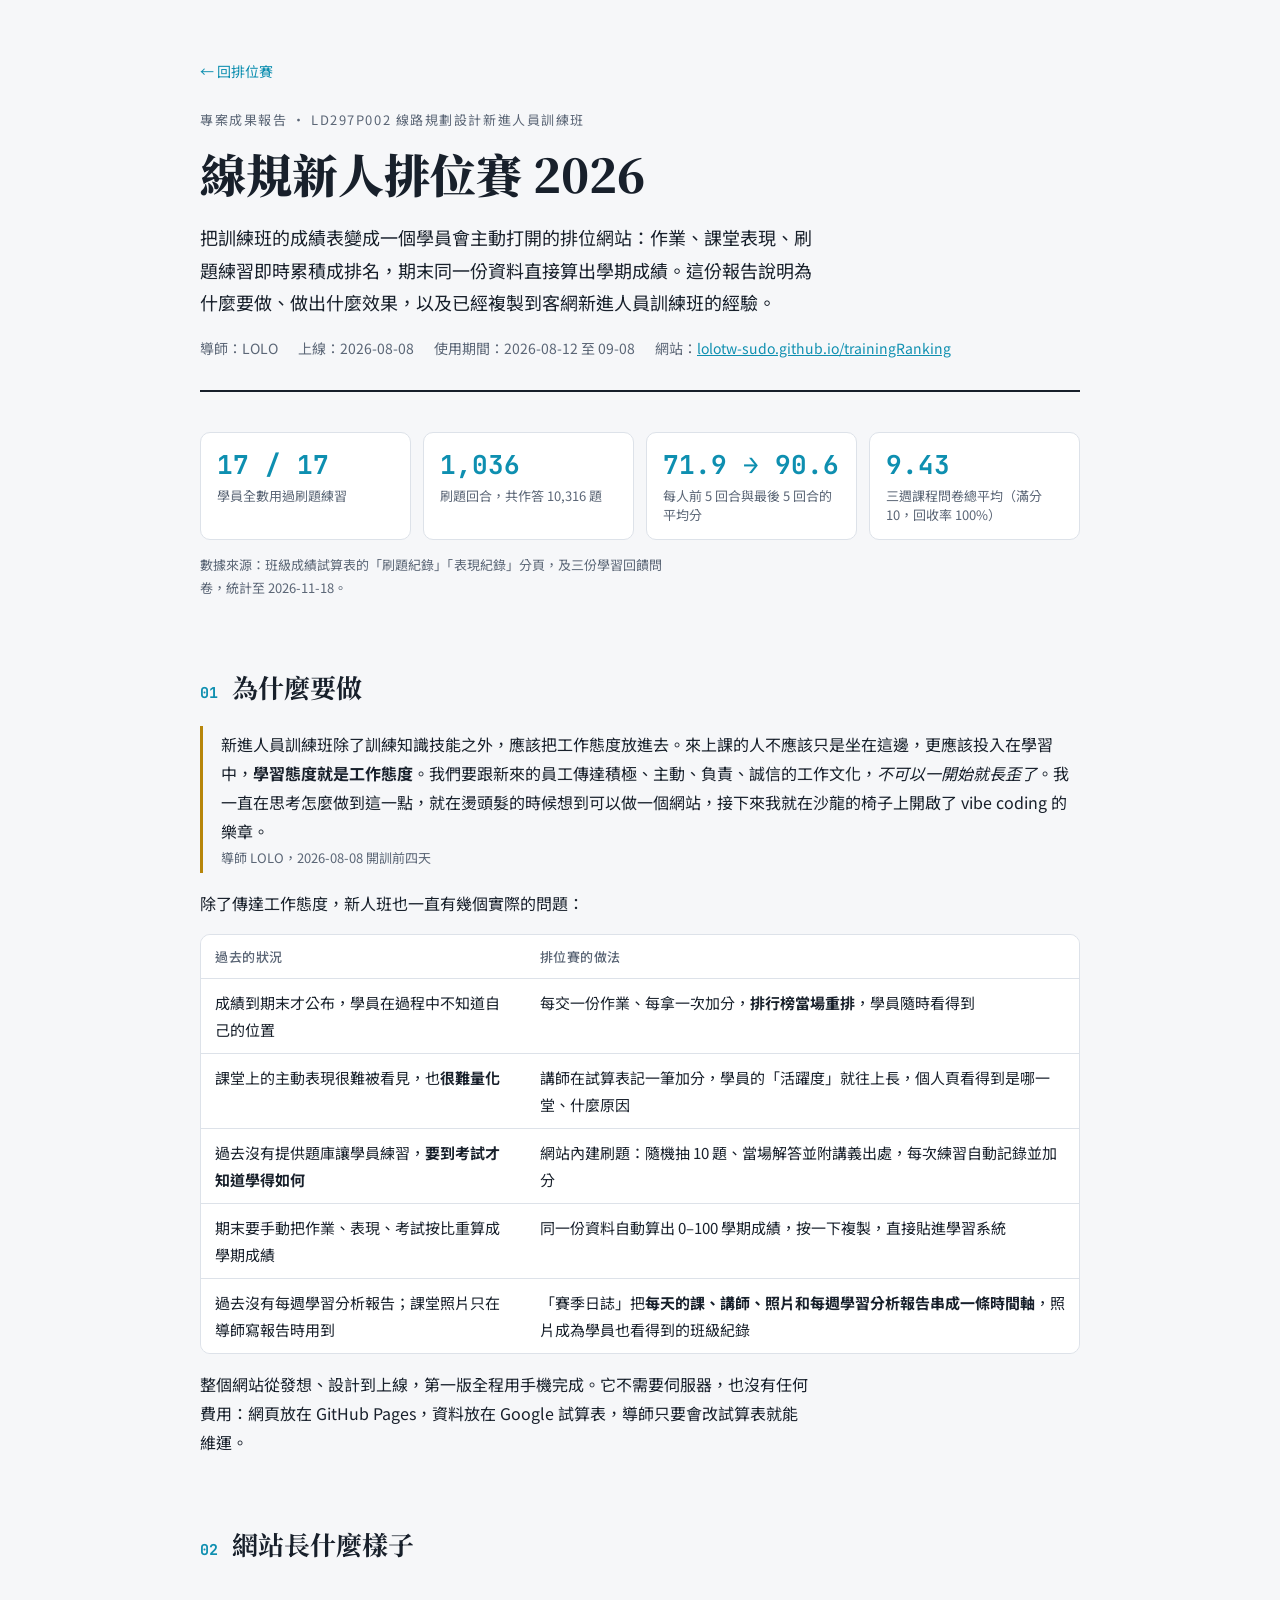
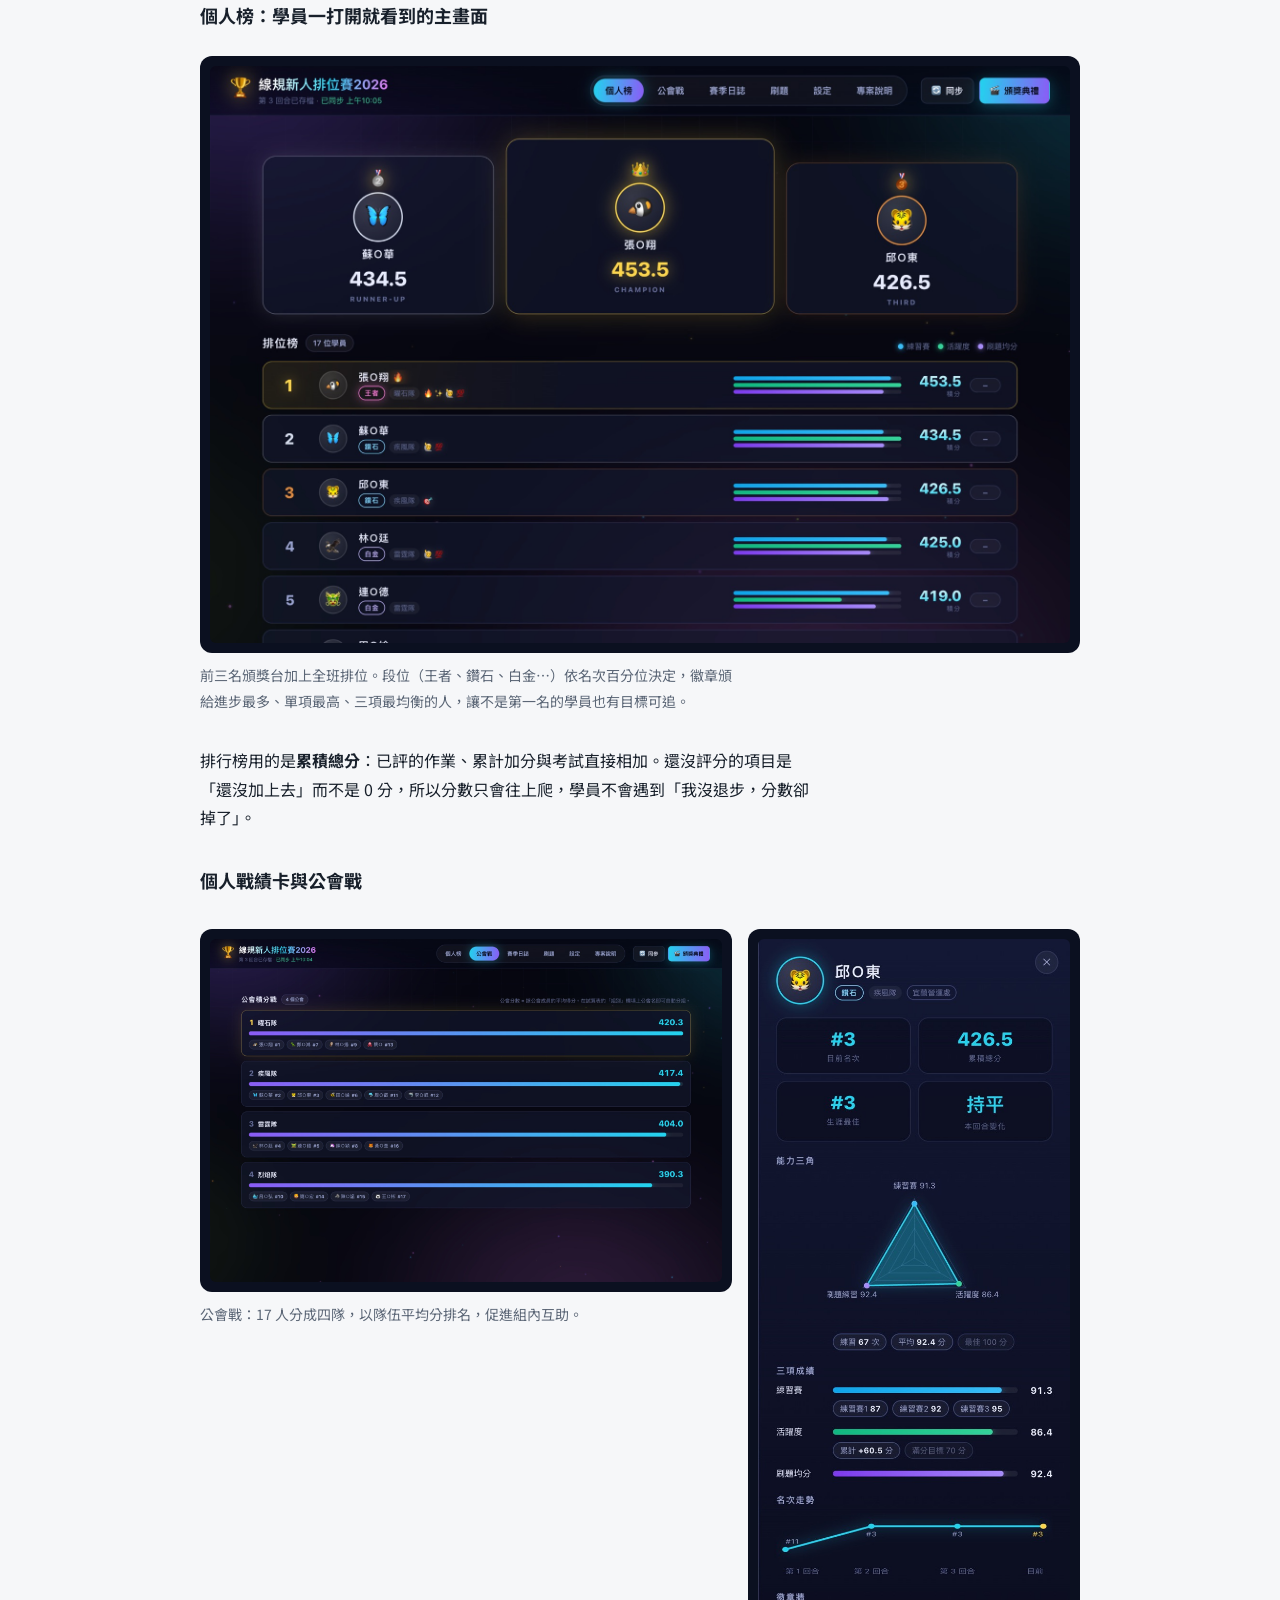
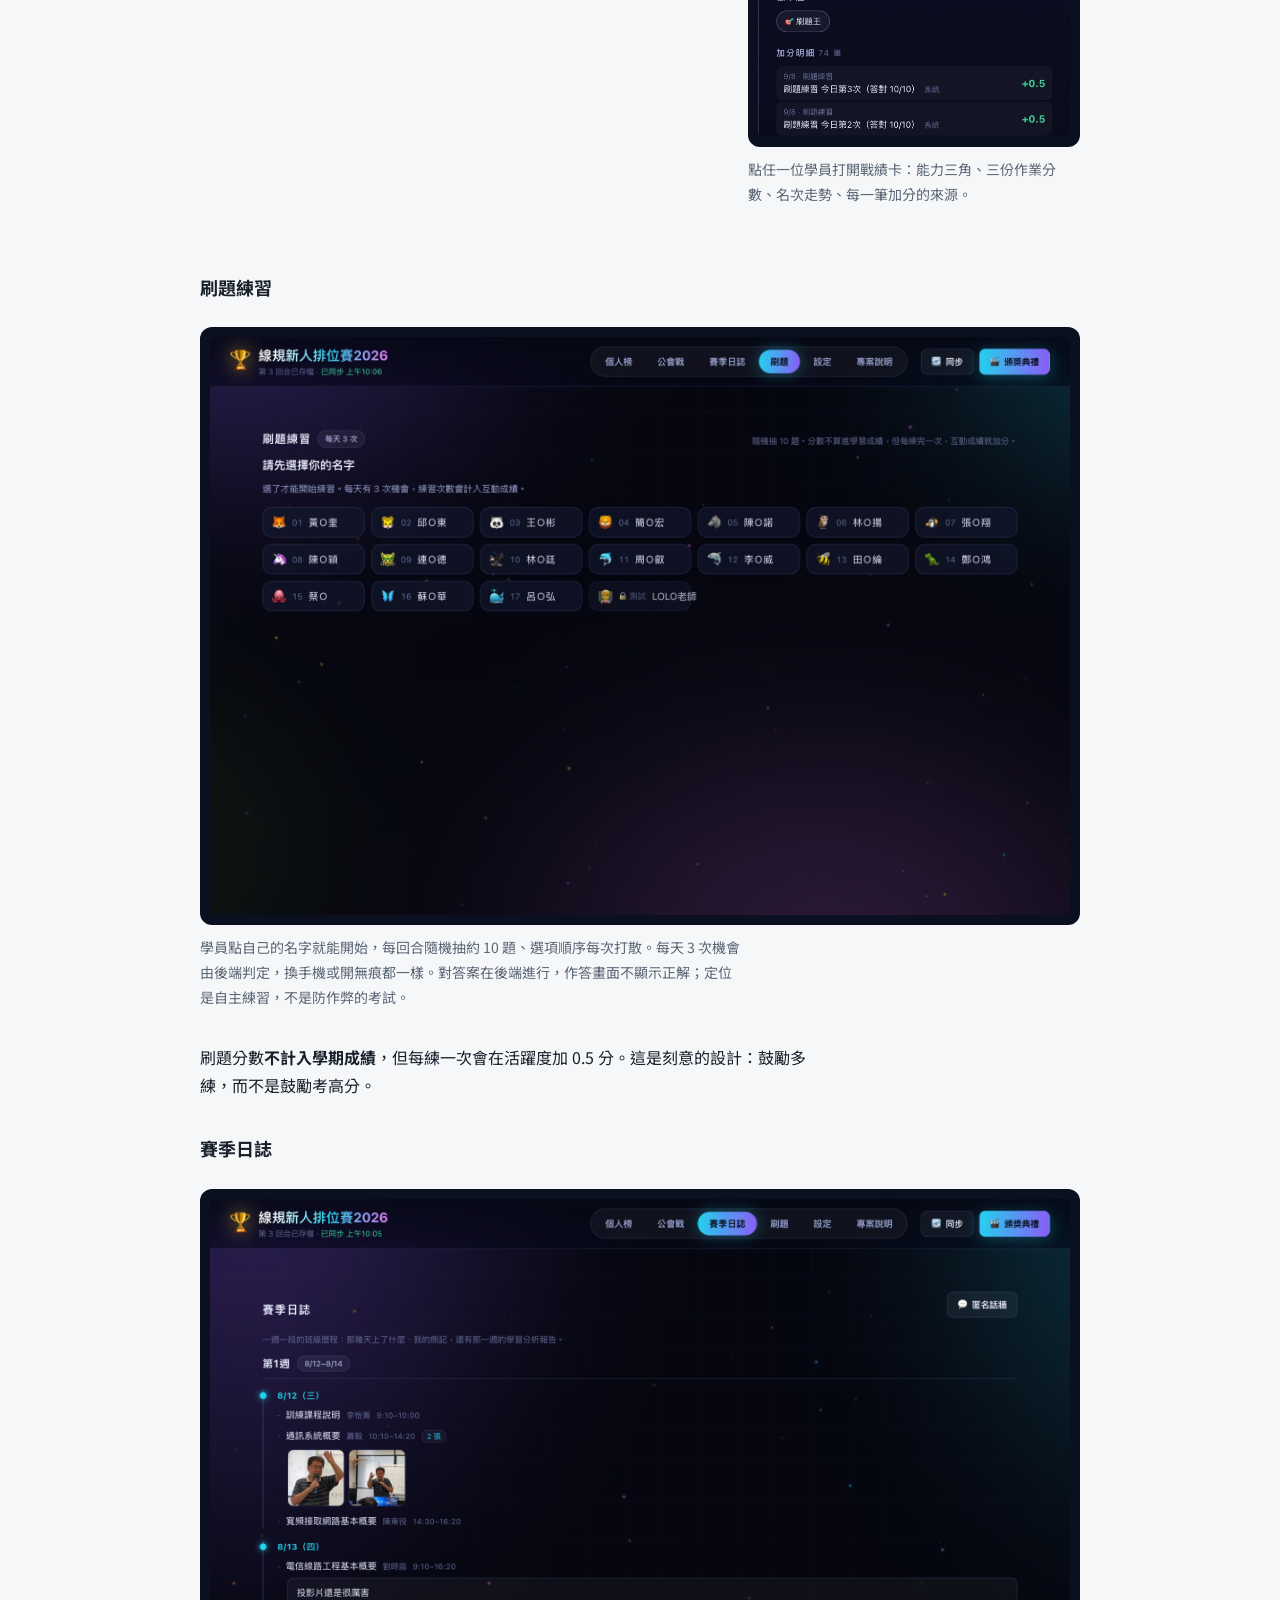
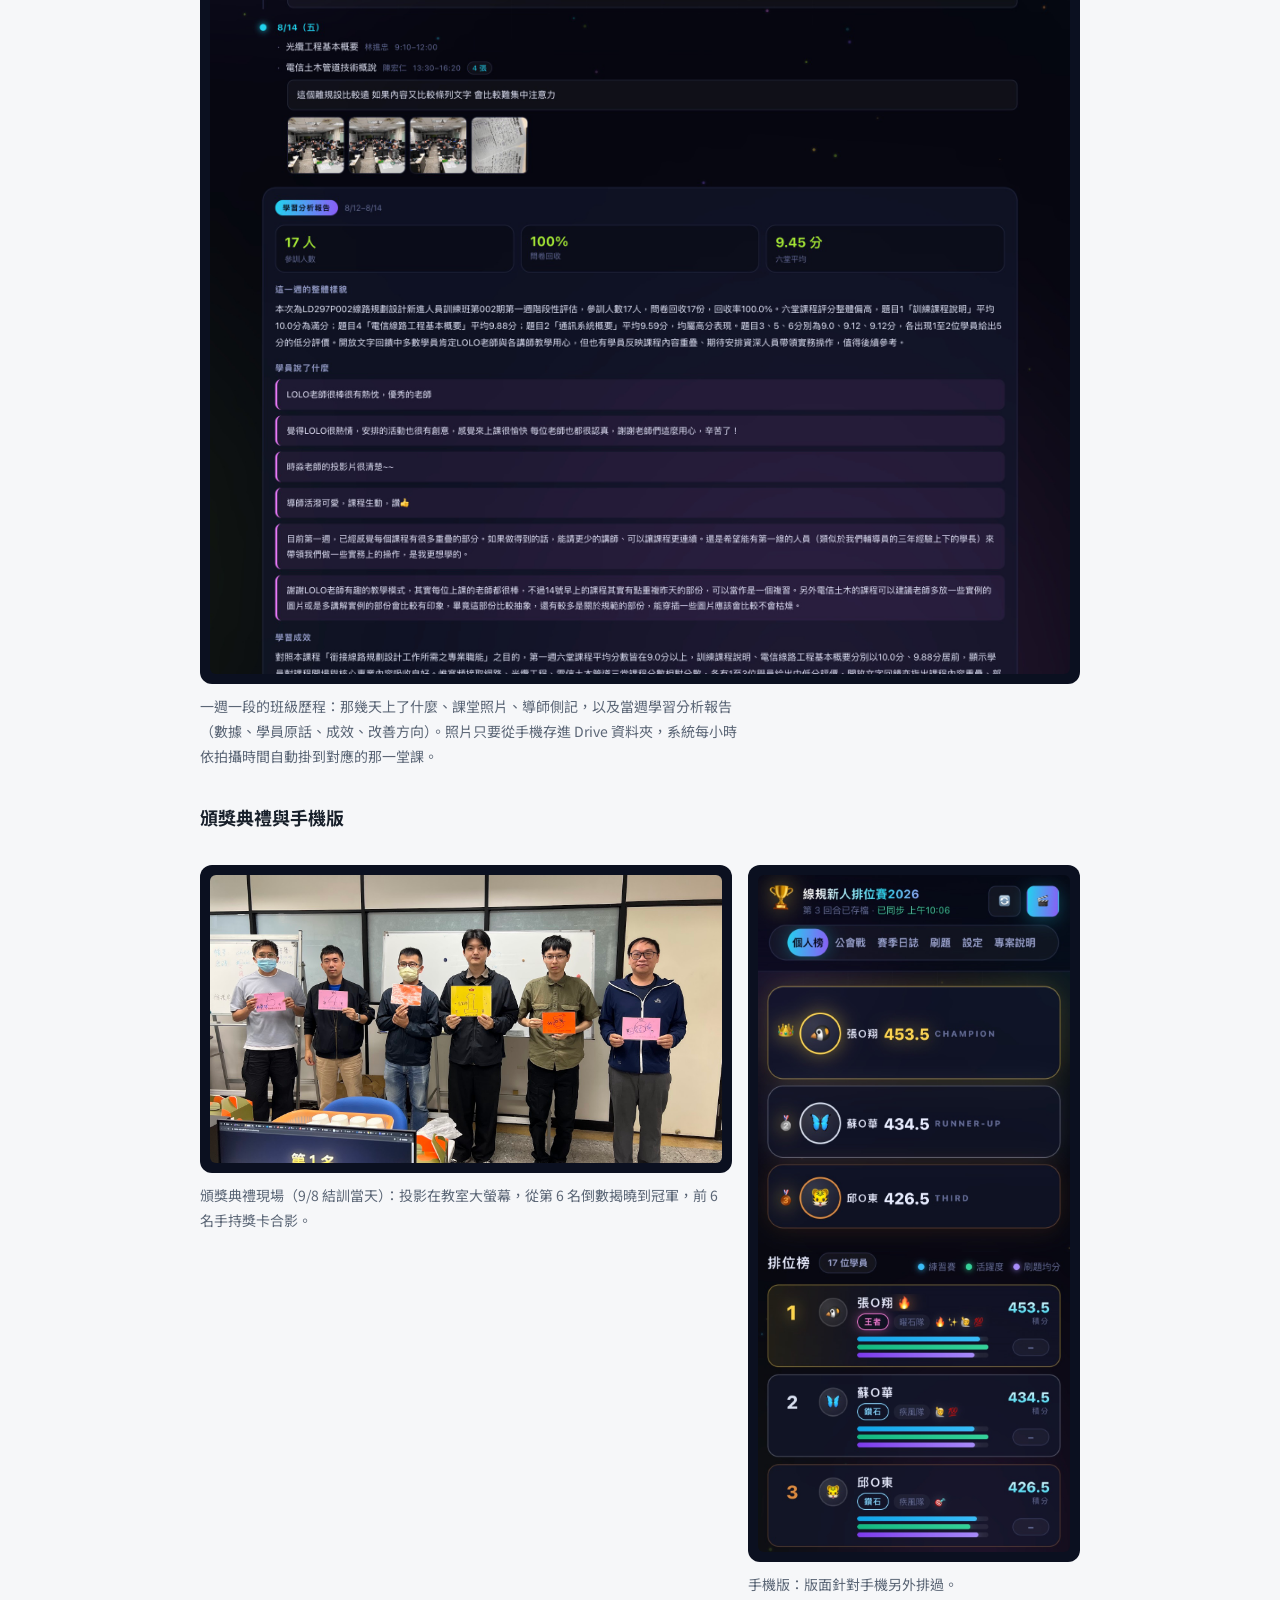
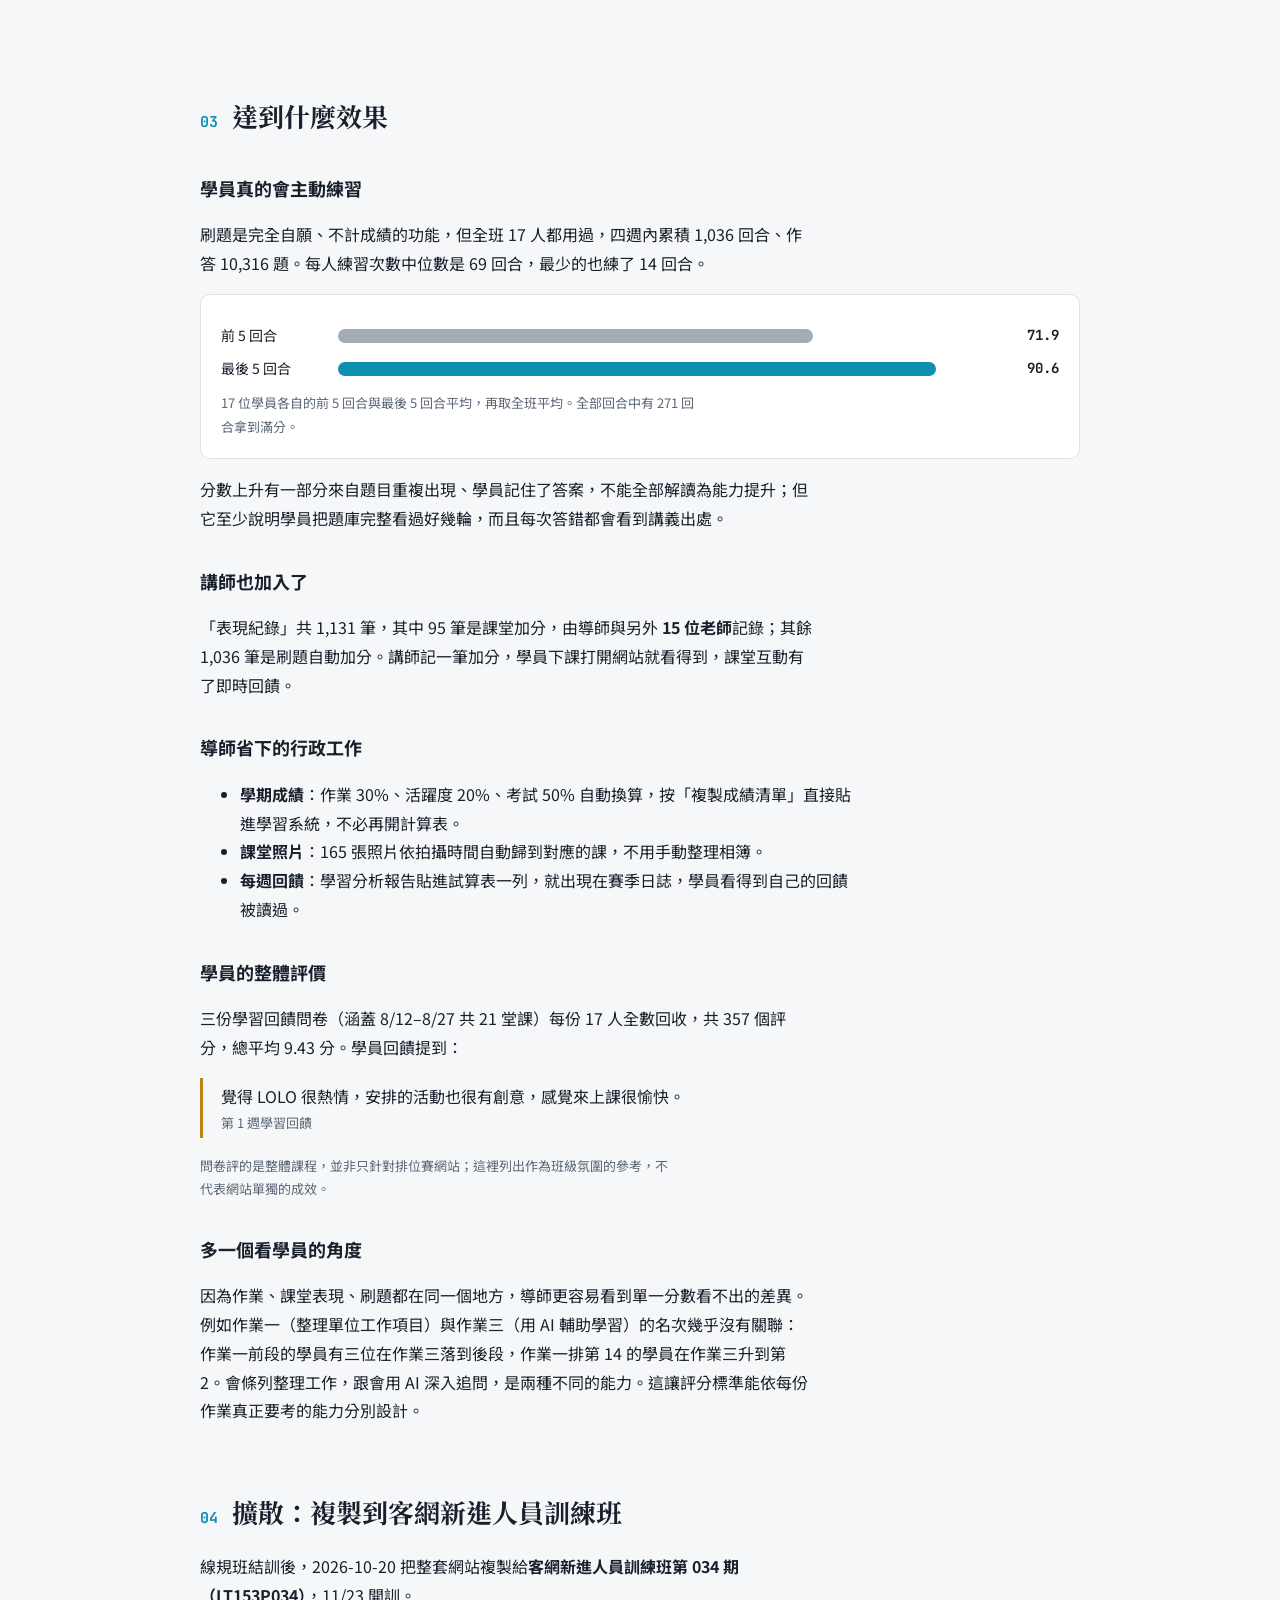
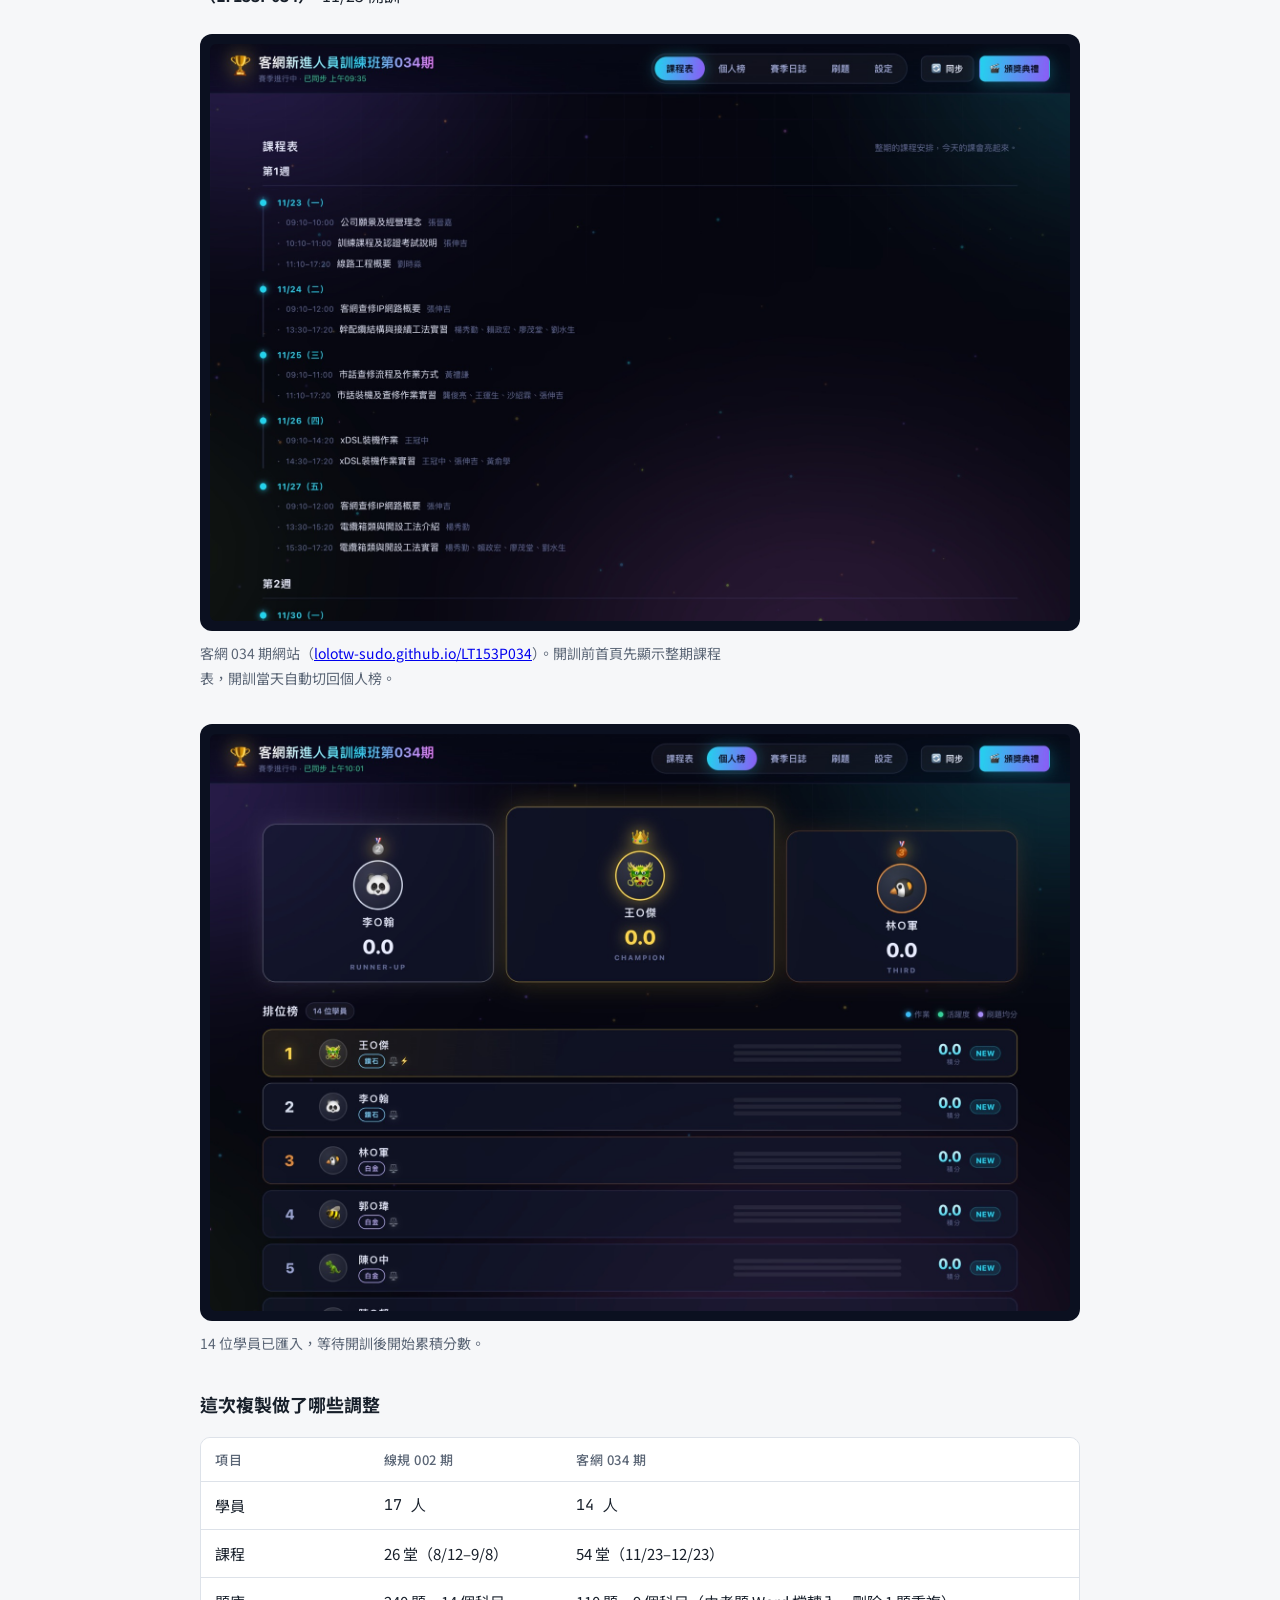
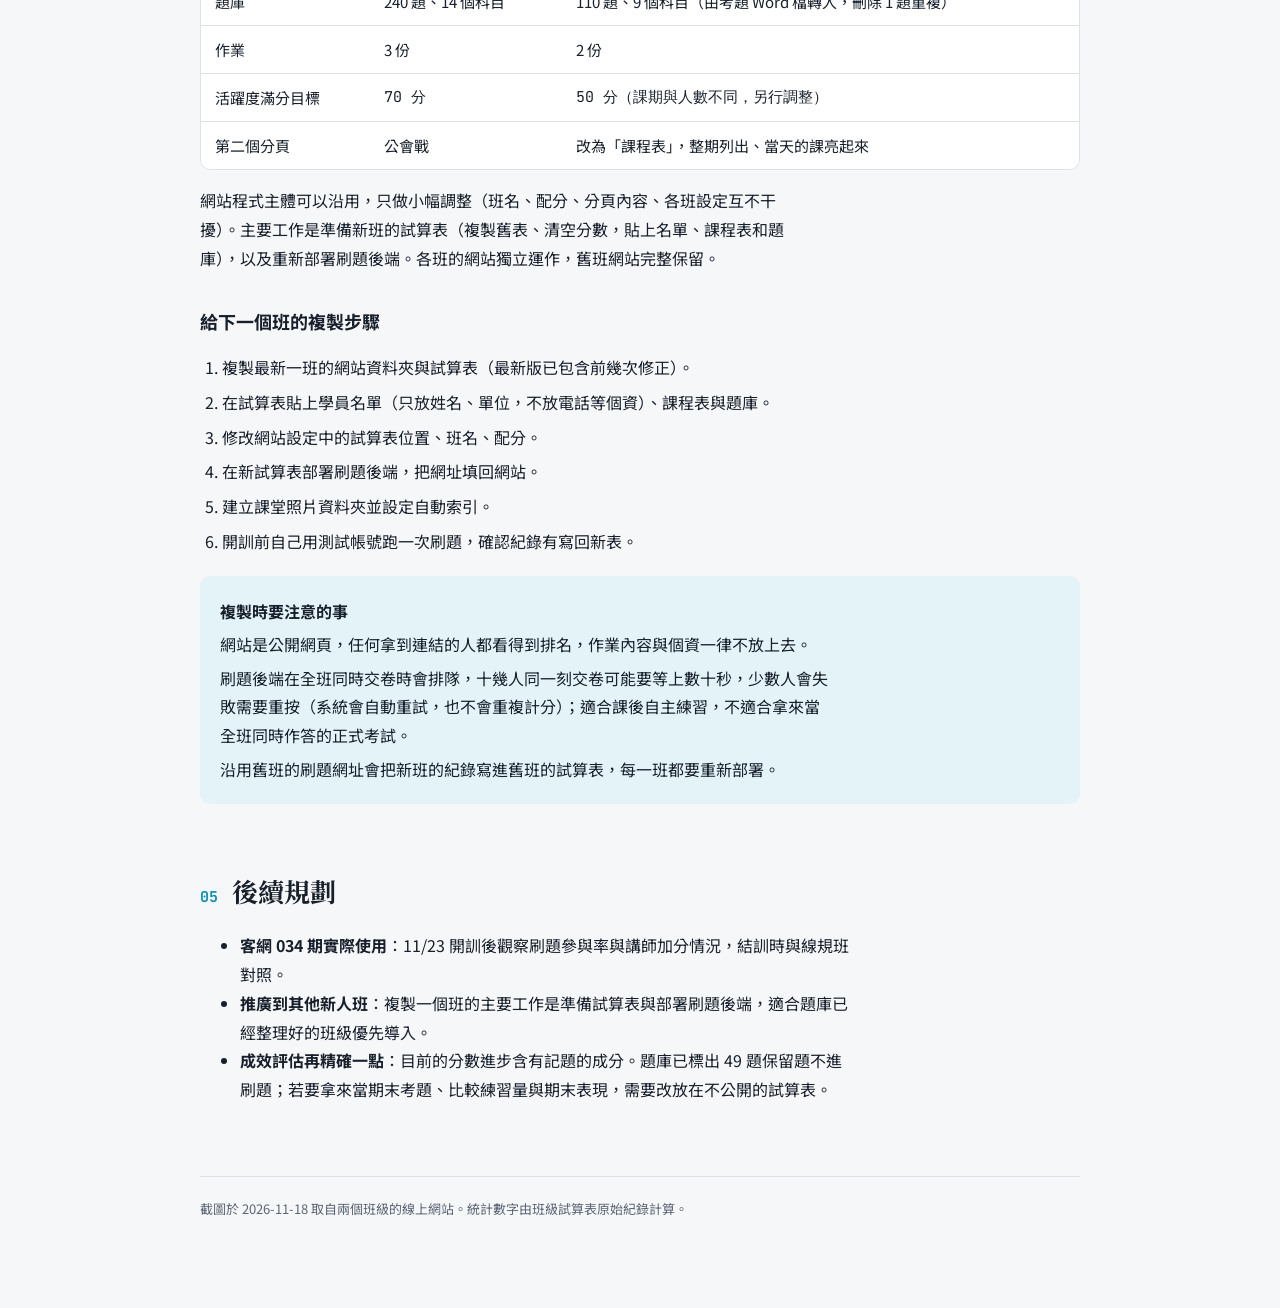
<file: report/index.html>
<!DOCTYPE html>
<html lang="zh-Hant">
<head>
<meta charset="utf-8">
<meta name="viewport" content="width=device-width, initial-scale=1, viewport-fit=cover">
<link rel="icon" href="data:image/svg+xml,<svg xmlns=%27http://www.w3.org/2000/svg%27 viewBox=%270 0 100 100%27><text y=%27.9em%27 font-size=%2790%27>🏆</text></svg>">
<title>新人排位賽專案報告</title>
<link rel="stylesheet" href="https://fonts.googleapis.com/css2?family=Noto+Sans+TC:wght@400;500;700&family=Noto+Serif+TC:wght@600;900&family=JetBrains+Mono:wght@500;700&display=swap">
<style>
/* 版面：單欄報告，章節標號對應報告大綱；截圖用深色畫框呈現（網站本身是深色） */
:root{
  --bg:#f6f7f9; --paper:#ffffff; --ink:#18202b; --muted:#5b6676; --line:#dde2e9;
  --accent:#0e8fb0; --accent-soft:#e3f3f8; --gold:#b7860b; --frame:#0b1020;
  --f-display:"Noto Serif TC","Songti TC",serif;
  --f-body:"Noto Sans TC","PingFang TC","Microsoft JhengHei",sans-serif;
  --f-num:"JetBrains Mono",ui-monospace,Menlo,monospace;
}
@media (prefers-color-scheme:dark){:root:not([data-theme="light"]){
  --bg:#0d1118; --paper:#141a24; --ink:#e7ebf1; --muted:#9aa5b5; --line:#2a3342;
  --accent:#4cc3e2; --accent-soft:#16303a; --gold:#e7b84a; --frame:#05070d; color-scheme:dark}}
:root[data-theme="dark"]{
  --bg:#0d1118; --paper:#141a24; --ink:#e7ebf1; --muted:#9aa5b5; --line:#2a3342;
  --accent:#4cc3e2; --accent-soft:#16303a; --gold:#e7b84a; --frame:#05070d; color-scheme:dark}
body{background:var(--bg);color:var(--ink);font-family:var(--f-body);font-size:16px;line-height:1.8}
.wrap{max-width:880px;margin:0 auto;padding-block:48px 80px;
  padding-left:max(16px,env(safe-area-inset-left,0px));padding-right:max(16px,env(safe-area-inset-right,0px))}
header{border-bottom:2px solid var(--ink);padding-bottom:28px;margin-bottom:40px}
.eyebrow{font-size:13px;letter-spacing:.12em;color:var(--muted)}
h1{font-family:var(--f-display);font-weight:900;font-size:clamp(30px,6vw,46px);line-height:1.25;margin:.3em 0 .4em;text-wrap:balance}
.lede{font-size:18px;color:var(--ink);max-width:62ch;margin:0}
.meta{display:flex;flex-wrap:wrap;gap:6px 20px;margin-top:18px;font-size:14px;color:var(--muted)}
.meta a{color:var(--accent)}
h2{font-family:var(--f-display);font-size:26px;margin:64px 0 16px;display:flex;gap:14px;align-items:baseline;text-wrap:balance}
h2 .no{font-family:var(--f-num);font-size:15px;color:var(--accent);font-weight:700}
h3{font-size:18px;margin:32px 0 8px}
p,li{max-width:68ch}
.kpis{display:grid;grid-template-columns:repeat(4,minmax(0,1fr));gap:12px;margin:8px 0 8px}
.kpi{background:var(--paper);border:1px solid var(--line);border-radius:10px;padding:16px 16px 14px;min-width:0}
.kpi b{display:block;font-family:var(--f-num);font-size:26px;line-height:1.2;color:var(--accent);font-variant-numeric:tabular-nums}
.kpi span{display:block;font-size:13px;color:var(--muted);line-height:1.5;margin-top:6px}
@media (max-width:680px){.kpis{grid-template-columns:repeat(2,minmax(0,1fr))}}
.note{font-size:13px;color:var(--muted)}
figure{margin:24px 0 32px}
figure .shot{background:var(--frame);border-radius:12px;padding:10px;overflow:hidden}
figure img{display:block;width:100%;height:auto;border-radius:6px}
figcaption{font-size:14px;color:var(--muted);margin-top:10px;max-width:68ch}
.pair{display:grid;grid-template-columns:minmax(0,1.6fr) minmax(0,1fr);gap:16px;align-items:start}
@media (max-width:680px){.pair{grid-template-columns:1fr}}
.narrow .shot{max-width:380px}
table{border-collapse:collapse;width:100%;font-size:15px;background:var(--paper)}
.tbl{overflow-x:auto;border:1px solid var(--line);border-radius:10px;margin:16px 0}
th,td{text-align:left;padding:10px 14px;border-bottom:1px solid var(--line);vertical-align:top}
th{font-size:13px;color:var(--muted);font-weight:500;letter-spacing:.04em;white-space:nowrap}
tr:last-child td{border-bottom:0}
td.n{font-family:var(--f-num);font-variant-numeric:tabular-nums;white-space:nowrap}
.trend{background:var(--paper);border:1px solid var(--line);border-radius:10px;padding:20px;margin:16px 0}
.bar{display:grid;grid-template-columns:7.5em minmax(0,1fr) 3.5em;gap:12px;align-items:center;margin:8px 0;font-size:14px}
.bar i{display:block;height:14px;border-radius:7px;background:var(--accent)}
.bar i.lo{background:var(--muted);opacity:.55}
.bar em{font-style:normal;font-family:var(--f-num);font-weight:700;text-align:right}
blockquote{margin:16px 0;padding:4px 0 4px 18px;border-left:3px solid var(--gold);color:var(--ink)}
blockquote cite{display:block;font-style:normal;font-size:13px;color:var(--muted)}
ol.steps{padding-left:1.4em}
ol.steps li{margin:6px 0}
.callout{background:var(--accent-soft);border-radius:10px;padding:16px 20px;margin:20px 0}
.callout p{margin:.3em 0}
footer{margin-top:72px;padding-top:20px;border-top:1px solid var(--line);font-size:13px;color:var(--muted)}
.back{display:inline-block;margin-bottom:24px;font-size:14px;color:var(--accent);text-decoration:none}
.back:hover{text-decoration:underline}
a:focus-visible{outline:2px solid var(--accent);outline-offset:2px}
</style>
</head>
<body>

<div class="wrap">
<a class="back" href="../">← 回排位賽</a>
<header>
  <div class="eyebrow">專案成果報告 ・ LD297P002 線路規劃設計新進人員訓練班</div>
  <h1>線規新人排位賽 2026</h1>
  <p class="lede">把訓練班的成績表變成一個學員會主動打開的排位網站：作業、課堂表現、刷題練習即時累積成排名，期末同一份資料直接算出學期成績。這份報告說明為什麼要做、做出什麼效果，以及已經複製到客網新進人員訓練班的經驗。</p>
  <div class="meta">
    <span>導師：LOLO</span>
    <span>上線：2026-08-08</span>
    <span>使用期間：2026-08-12 至 09-08</span>
    <span>網站：<a href="https://lolotw-sudo.github.io/trainingRanking/" target="_blank" rel="noopener">lolotw-sudo.github.io/trainingRanking</a></span>
  </div>
</header>

<section>
  <div class="kpis">
    <div class="kpi"><b>17 / 17</b><span>學員全數用過刷題練習</span></div>
    <div class="kpi"><b>1,036</b><span>刷題回合，共作答 10,316 題</span></div>
    <div class="kpi"><b>71.9 → 90.6</b><span>每人前 5 回合與最後 5 回合的平均分</span></div>
    <div class="kpi"><b>9.43</b><span>三週課程問卷總平均（滿分 10，回收率 100%）</span></div>
  </div>
  <p class="note">數據來源：班級成績試算表的「刷題紀錄」「表現紀錄」分頁，及三份學習回饋問卷，統計至 2026-11-18。</p>
</section>

<section>
  <h2><span class="no">01</span>為什麼要做</h2>
  <blockquote>
    新進人員訓練班除了訓練知識技能之外，應該把工作態度放進去。來上課的人不應該只是坐在這邊，更應該投入在學習中，<strong>學習態度就是工作態度</strong>。我們要跟新來的員工傳達積極、主動、負責、誠信的工作文化，<em>不可以一開始就長歪了</em>。我一直在思考怎麼做到這一點，就在燙頭髮的時候想到可以做一個網站，接下來我就在沙龍的椅子上開啟了 vibe coding 的樂章。
    <cite>導師 LOLO，2026-08-08 開訓前四天</cite>
  </blockquote>
  <p>除了傳達工作態度，新人班也一直有幾個實際的問題：</p>
  <div class="tbl"><table>
    <thead><tr><th>過去的狀況</th><th>排位賽的做法</th></tr></thead>
    <tbody>
      <tr><td>成績到期末才公布，學員在過程中不知道自己的位置</td><td>每交一份作業、每拿一次加分，<strong>排行榜當場重排</strong>，學員隨時看得到</td></tr>
      <tr><td>課堂上的主動表現很難被看見，也<strong>很難量化</strong></td><td>講師在試算表記一筆加分，學員的「活躍度」就往上長，個人頁看得到是哪一堂、什麼原因</td></tr>
      <tr><td>過去沒有提供題庫讓學員練習，<strong>要到考試才知道學得如何</strong></td><td>網站內建刷題：隨機抽 10 題、當場解答並附講義出處，每次練習自動記錄並加分</td></tr>
      <tr><td>期末要手動把作業、表現、考試按比重算成學期成績</td><td>同一份資料自動算出 0–100 學期成績，按一下複製，直接貼進學習系統</td></tr>
      <tr><td>過去沒有每週學習分析報告；課堂照片只在導師寫報告時用到</td><td>「賽季日誌」把<strong>每天的課、講師、照片和每週學習分析報告串成一條時間軸</strong>，照片成為學員也看得到的班級紀錄</td></tr>
    </tbody>
  </table></div>
  <p>整個網站從發想、設計到上線，第一版全程用手機完成。它不需要伺服器，也沒有任何費用：網頁放在 GitHub Pages，資料放在 Google 試算表，導師只要會改試算表就能維運。</p>
</section>

<section>
  <h2><span class="no">02</span>網站長什麼樣子</h2>

  <h3>個人榜：學員一打開就看到的主畫面</h3>
  <figure>
    <div class="shot"><img src="img/01-solo.jpg" alt="個人榜：前三名頒獎台與 17 位學員的排位列表，每列有練習賽、活躍度、刷題均分三條進度條" loading="lazy"></div>
    <figcaption>前三名頒獎台加上全班排位。段位（王者、鑽石、白金⋯）依名次百分位決定，徽章頒給進步最多、單項最高、三項最均衡的人，讓不是第一名的學員也有目標可追。</figcaption>
  </figure>
  <p>排行榜用的是<strong>累積總分</strong>：已評的作業、累計加分與考試直接相加。還沒評分的項目是「還沒加上去」而不是 0 分，所以分數只會往上爬，學員不會遇到「我沒退步，分數卻掉了」。</p>

  <h3>個人戰績卡與公會戰</h3>
  <div class="pair">
    <figure>
      <div class="shot"><img src="img/02-team.jpg" alt="公會戰：四隊依平均累積分數排名" loading="lazy"></div>
      <figcaption>公會戰：17 人分成四隊，以隊伍平均分排名，促進組內互助。</figcaption>
    </figure>
    <figure>
      <div class="shot"><img src="img/03-card.jpg" alt="個人戰績卡：名次、累積總分、能力三角雷達圖、三項成績、名次走勢、徽章與加分明細" loading="lazy"></div>
      <figcaption>點任一位學員打開戰績卡：能力三角、三份作業分數、名次走勢、每一筆加分的來源。</figcaption>
    </figure>
  </div>

  <h3>刷題練習</h3>
  <figure>
    <div class="shot"><img src="img/05-quiz.jpg" alt="刷題頁：學員點選自己的名字開始練習，每天 3 次" loading="lazy"></div>
    <figcaption>學員點自己的名字就能開始，每回合隨機抽約 10 題、選項順序每次打散。每天 3 次機會由後端判定，換手機或開無痕都一樣。對答案在後端進行，作答畫面不顯示正解；定位是自主練習，不是防作弊的考試。</figcaption>
  </figure>
  <p>刷題分數<strong>不計入學期成績</strong>，但每練一次會在活躍度加 0.5 分。這是刻意的設計：鼓勵多練，而不是鼓勵考高分。</p>

  <h3>賽季日誌</h3>
  <figure>
    <div class="shot"><img src="img/04-log.jpg" alt="賽季日誌：第一週每天的課程、講師、課堂照片、導師側記與學習分析報告" loading="lazy"></div>
    <figcaption>一週一段的班級歷程：那幾天上了什麼、課堂照片、導師側記，以及當週學習分析報告（數據、學員原話、成效、改善方向）。照片只要從手機存進 Drive 資料夾，系統每小時依拍攝時間自動掛到對應的那一堂課。</figcaption>
  </figure>

  <h3>頒獎典禮與手機版</h3>
  <div class="pair">
    <figure>
      <div class="shot"><img src="img/07-ceremony-photo.jpg" alt="頒獎典禮現場：六位學員手持獎卡站在螢幕前，螢幕顯示第 1 名" loading="lazy"></div>
      <figcaption>頒獎典禮現場（9/8 結訓當天）：投影在教室大螢幕，從第 6 名倒數揭曉到冠軍，前 6 名手持獎卡合影。</figcaption>
    </figure>
    <figure class="narrow">
      <div class="shot"><img src="img/06-mobile.jpg" alt="手機版個人榜" loading="lazy"></div>
      <figcaption>手機版：版面針對手機另外排過。</figcaption>
    </figure>
  </div>
</section>

<section>
  <h2><span class="no">03</span>達到什麼效果</h2>

  <h3>學員真的會主動練習</h3>
  <p>刷題是完全自願、不計成績的功能，但全班 17 人都用過，四週內累積 1,036 回合、作答 10,316 題。每人練習次數中位數是 69 回合，最少的也練了 14 回合。</p>
  <div class="trend" role="img" aria-label="每位學員前 5 回合平均 71.9 分，最後 5 回合平均 90.6 分">
    <div class="bar"><span>前 5 回合</span><i class="lo" style="width:71.9%"></i><em>71.9</em></div>
    <div class="bar"><span>最後 5 回合</span><i style="width:90.6%"></i><em>90.6</em></div>
    <p class="note" style="margin:10px 0 0">17 位學員各自的前 5 回合與最後 5 回合平均，再取全班平均。全部回合中有 271 回合拿到滿分。</p>
  </div>
  <p>分數上升有一部分來自題目重複出現、學員記住了答案，不能全部解讀為能力提升；但它至少說明學員把題庫完整看過好幾輪，而且每次答錯都會看到講義出處。</p>

  <h3>講師也加入了</h3>
  <p>「表現紀錄」共 1,131 筆，其中 95 筆是課堂加分，由導師與另外 <strong>15 位老師</strong>記錄；其餘 1,036 筆是刷題自動加分。講師記一筆加分，學員下課打開網站就看得到，課堂互動有了即時回饋。</p>

  <h3>導師省下的行政工作</h3>
  <ul>
    <li><strong>學期成績</strong>：作業 30%、活躍度 20%、考試 50% 自動換算，按「複製成績清單」直接貼進學習系統，不必再開計算表。</li>
    <li><strong>課堂照片</strong>：165 張照片依拍攝時間自動歸到對應的課，不用手動整理相簿。</li>
    <li><strong>每週回饋</strong>：學習分析報告貼進試算表一列，就出現在賽季日誌，學員看得到自己的回饋被讀過。</li>
  </ul>

  <h3>學員的整體評價</h3>
  <p>三份學習回饋問卷（涵蓋 8/12–8/27 共 21 堂課）每份 17 人全數回收，共 357 個評分，總平均 9.43 分。學員回饋提到：</p>
  <blockquote>覺得 LOLO 很熱情，安排的活動也很有創意，感覺來上課很愉快。<cite>第 1 週學習回饋</cite></blockquote>
  <p class="note">問卷評的是整體課程，並非只針對排位賽網站；這裡列出作為班級氛圍的參考，不代表網站單獨的成效。</p>

  <h3>多一個看學員的角度</h3>
  <p>因為作業、課堂表現、刷題都在同一個地方，導師更容易看到單一分數看不出的差異。例如作業一（整理單位工作項目）與作業三（用 AI 輔助學習）的名次幾乎沒有關聯：作業一前段的學員有三位在作業三落到後段，作業一排第 14 的學員在作業三升到第 2。會條列整理工作，跟會用 AI 深入追問，是兩種不同的能力。這讓評分標準能依每份作業真正要考的能力分別設計。</p>
</section>

<section>
  <h2><span class="no">04</span>擴散：複製到客網新進人員訓練班</h2>
  <p>線規班結訓後，2026-10-20 把整套網站複製給<strong>客網新進人員訓練班第 034 期（LT153P034）</strong>，11/23 開訓。</p>
  <figure>
    <div class="shot"><img src="img/08-kw-home.jpg" alt="客網 034 期網站首頁：課程表分頁，列出 11/23 起每天的課程與講師" loading="lazy"></div>
    <figcaption>客網 034 期網站（<a href="https://lolotw-sudo.github.io/LT153P034/" target="_blank" rel="noopener">lolotw-sudo.github.io/LT153P034</a>）。開訓前首頁先顯示整期課程表，開訓當天自動切回個人榜。</figcaption>
  </figure>
  <figure>
    <div class="shot"><img src="img/10-kw-solo.jpg" alt="客網 034 期個人榜，14 位學員已就位，分數尚未開始累積" loading="lazy"></div>
    <figcaption>14 位學員已匯入，等待開訓後開始累積分數。</figcaption>
  </figure>

  <h3>這次複製做了哪些調整</h3>
  <div class="tbl"><table>
    <thead><tr><th>項目</th><th>線規 002 期</th><th>客網 034 期</th></tr></thead>
    <tbody>
      <tr><td>學員</td><td class="n">17 人</td><td class="n">14 人</td></tr>
      <tr><td>課程</td><td>26 堂（8/12–9/8）</td><td>54 堂（11/23–12/23）</td></tr>
      <tr><td>題庫</td><td>240 題、14 個科目</td><td>110 題、9 個科目（由考題 Word 檔轉入，刪除 1 題重複）</td></tr>
      <tr><td>作業</td><td>3 份</td><td>2 份</td></tr>
      <tr><td>活躍度滿分目標</td><td class="n">70 分</td><td class="n">50 分（課期與人數不同，另行調整）</td></tr>
      <tr><td>第二個分頁</td><td>公會戰</td><td>改為「課程表」，整期列出、當天的課亮起來</td></tr>
    </tbody>
  </table></div>
  <p>網站程式主體可以沿用，只做小幅調整（班名、配分、分頁內容、各班設定互不干擾）。主要工作是準備新班的試算表（複製舊表、清空分數，貼上名單、課程表和題庫），以及重新部署刷題後端。各班的網站獨立運作，舊班網站完整保留。</p>

  <h3>給下一個班的複製步驟</h3>
  <ol class="steps">
    <li>複製最新一班的網站資料夾與試算表（最新版已包含前幾次修正）。</li>
    <li>在試算表貼上學員名單（只放姓名、單位，不放電話等個資）、課程表與題庫。</li>
    <li>修改網站設定中的試算表位置、班名、配分。</li>
    <li>在新試算表部署刷題後端，把網址填回網站。</li>
    <li>建立課堂照片資料夾並設定自動索引。</li>
    <li>開訓前自己用測試帳號跑一次刷題，確認紀錄有寫回新表。</li>
  </ol>

  <div class="callout">
    <p><strong>複製時要注意的事</strong></p>
    <p>網站是公開網頁，任何拿到連結的人都看得到排名，作業內容與個資一律不放上去。</p>
    <p>刷題後端在全班同時交卷時會排隊，十幾人同一刻交卷可能要等上數十秒，少數人會失敗需要重按（系統會自動重試，也不會重複計分）；適合課後自主練習，不適合拿來當全班同時作答的正式考試。</p>
    <p>沿用舊班的刷題網址會把新班的紀錄寫進舊班的試算表，每一班都要重新部署。</p>
  </div>
</section>

<section>
  <h2><span class="no">05</span>後續規劃</h2>
  <ul>
    <li><strong>客網 034 期實際使用</strong>：11/23 開訓後觀察刷題參與率與講師加分情況，結訓時與線規班對照。</li>
    <li><strong>推廣到其他新人班</strong>：複製一個班的主要工作是準備試算表與部署刷題後端，適合題庫已經整理好的班級優先導入。</li>
    <li><strong>成效評估再精確一點</strong>：目前的分數進步含有記題的成分。題庫已標出 49 題保留題不進刷題；若要拿來當期末考題、比較練習量與期末表現，需要改放在不公開的試算表。</li>
  </ul>
</section>

<footer>
  截圖於 2026-11-18 取自兩個班級的線上網站。統計數字由班級試算表原始紀錄計算。
</footer>
</div>
</body>
</html>
</file>
